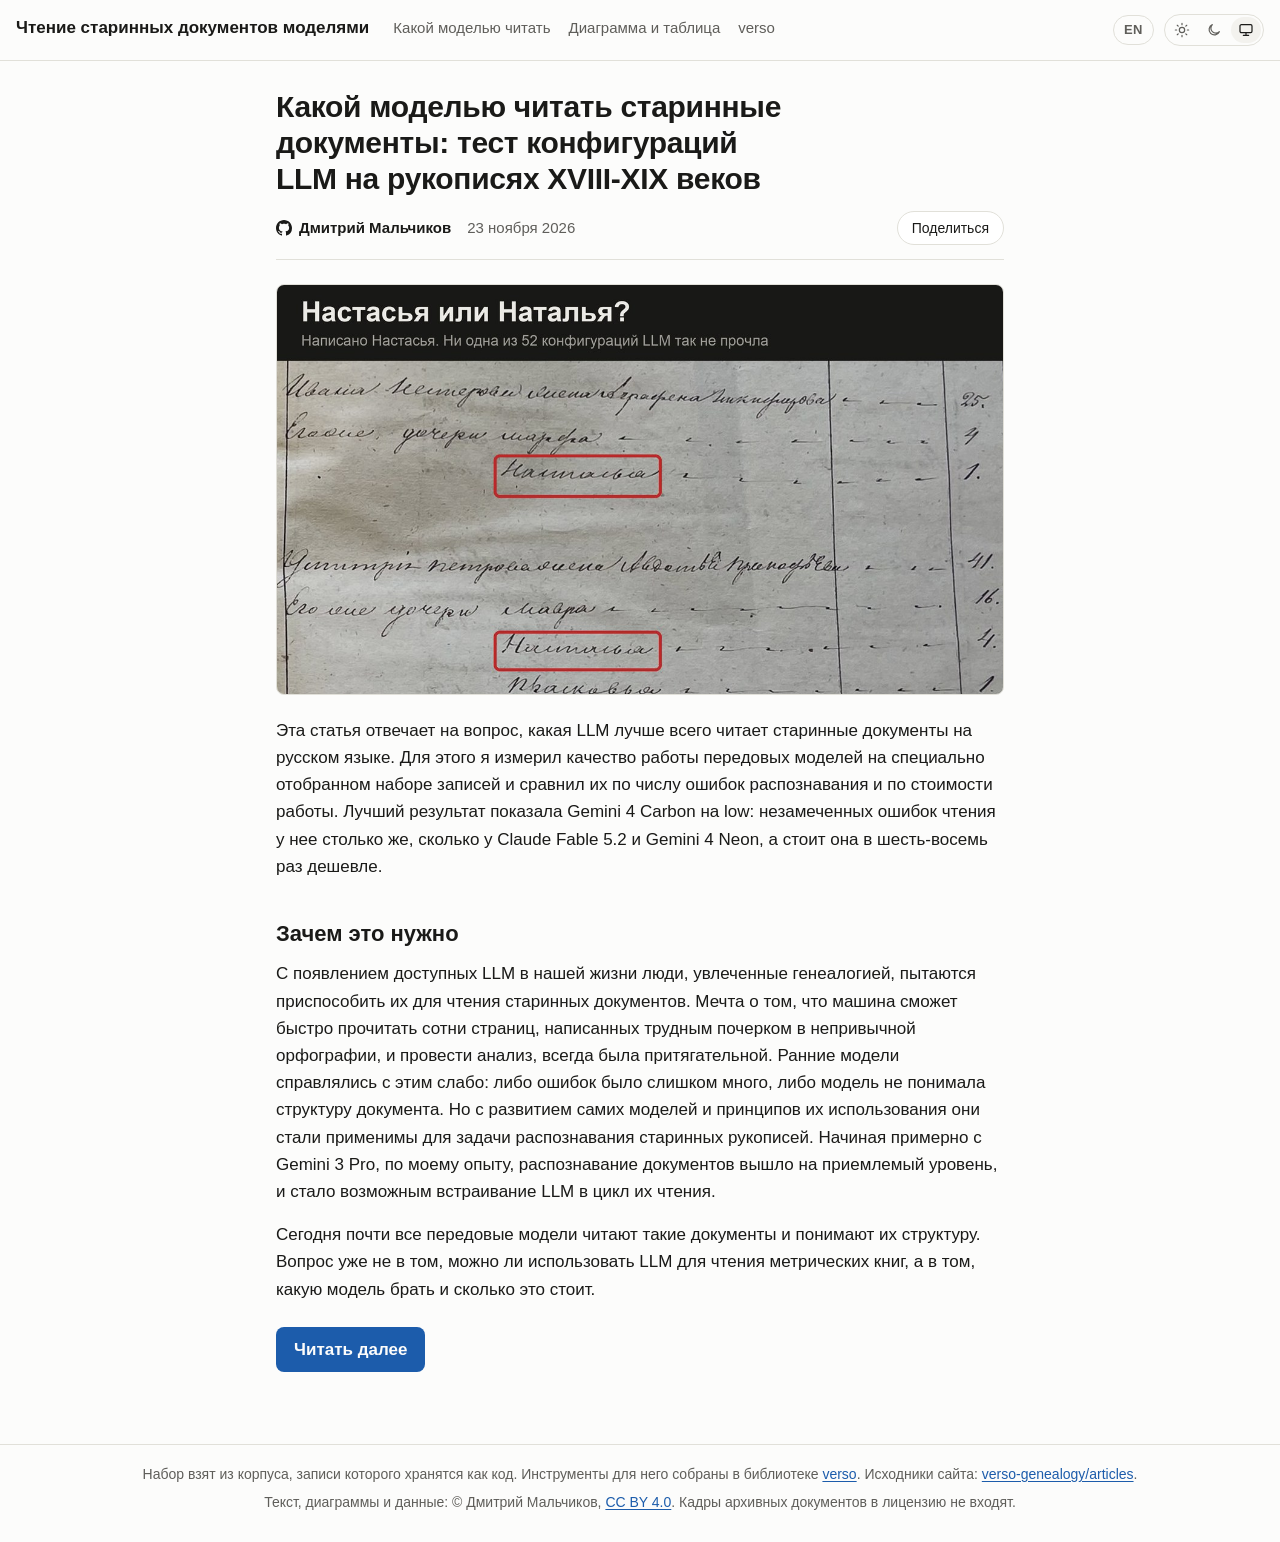
<file: docs/index.html>
<!doctype html>
<html lang="ru">
<head>
<meta charset="utf-8">
<meta name="viewport" content="width=device-width, initial-scale=1">
<title>Чтение старинных документов моделями</title>
<script>try{var t=localStorage.getItem("theme");if(t==="light"||t==="dark")document.documentElement.dataset.theme=t}catch(e){}</script>
<link rel="license" href="https://creativecommons.org/licenses/by/4.0/deed.ru">
<link rel="alternate" hreflang="ru" href="https://verso-genealogy.github.io/articles/">
<link rel="alternate" hreflang="en" href="https://verso-genealogy.github.io/articles/en/">
<link rel="stylesheet" href="assets/site.css">
<meta property="og:type" content="website">
<meta property="og:title" content="Чтение старинных документов моделями">
<meta property="og:description" content="Эта статья отвечает на вопрос, какая LLM лучше всего читает старинные документы на русском языке. Для этого я измерил качество работы передовых моделей на специально отобранном наборе записей и сравнил их по числу ошибок распознавания и по стоимости работы. Лучший результат показала Gemini 4 Carbon на low: незамеченных ошибок чтения у нее столько же, сколько у Claude Fable 5.2 и Gemini 4 Neon, а стоит она в шесть-восемь раз дешевле.">
<meta property="og:url" content="https://verso-genealogy.github.io/articles/">
<meta property="og:site_name" content="Чтение старинных документов моделями">
<meta property="og:locale" content="ru_RU">
<meta property="og:image" content="https://verso-genealogy.github.io/articles/img/cover.jpg">
<meta property="og:image:width" content="1200">
<meta property="og:image:height" content="675">
<meta property="og:image:alt" content="Ревизская сказка 1850 года: дважды написано Настасья, модели читают Наталья">
<meta name="description" content="Эта статья отвечает на вопрос, какая LLM лучше всего читает старинные документы на русском языке. Для этого я измерил качество работы передовых моделей на специально отобранном наборе записей и сравнил их по числу ошибок распознавания и по стоимости работы. Лучший результат показала Gemini 4 Carbon на low: незамеченных ошибок чтения у нее столько же, сколько у Claude Fable 5.2 и Gemini 4 Neon, а стоит она в шесть-восемь раз дешевле.">
<meta name="author" content="Дмитрий Мальчиков">
<meta name="twitter:card" content="summary_large_image">
<link rel="canonical" href="https://verso-genealogy.github.io/articles/">
<script data-goatcounter="https://dmalch.goatcounter.com/count" async src="https://gc.zgo.at/count.js"></script>
</head>
<body>
<header class="site-head">
  <a class="site-name" href="./">Чтение старинных документов моделями</a>
  <nav><a href="models/">Какой моделью читать</a><a href="chart/">Диаграмма и таблица</a><a href="https://github.com/verso-genealogy/verso">verso</a></nav>
  <div class="tools"><a class="lang" href="en/" hreflang="en" lang="en" title="English" aria-label="English">EN</a><div class="theme" role="group" aria-label="Тема"><button type="button" data-theme="light" aria-pressed="false" title="Светлая тема" aria-label="Светлая тема"><svg viewBox="0 0 24 24"><circle cx="12" cy="12" r="4"/><path d="M12 2v2M12 20v2M4.9 4.9l1.4 1.4M17.7 17.7l1.4 1.4M2 12h2M20 12h2M4.9 19.1l1.4-1.4M17.7 6.3l1.4-1.4"/></svg></button><button type="button" data-theme="dark" aria-pressed="false" title="Темная тема" aria-label="Темная тема"><svg viewBox="0 0 24 24"><path d="M20 14.5A8 8 0 1 1 9.5 4a6.5 6.5 0 0 0 10.5 10.5z"/></svg></button><button type="button" data-theme="" aria-pressed="true" title="Как в системе" aria-label="Тема как в системе"><svg viewBox="0 0 24 24"><rect x="3" y="4" width="18" height="12" rx="2"/><path d="M8 20h8M12 16v4"/></svg></button></div></div>
</header>
<main class="text">
<article>
<h1><a class="title" href="models/">Какой моделью читать старинные документы: тест конфигураций LLM на рукописях XVIII-XIX веков</a></h1>
<div class="byline"><a class="author" href="https://github.com/dmalch"><svg class="gh" viewBox="0 0 16 16" aria-hidden="true"><path d="M8 0C3.58 0 0 3.58 0 8c0 3.54 2.29 6.53 5.47 7.59.4.07.55-.17.55-.38 0-.19-.01-.82-.01-1.49-2.01.37-2.53-.49-2.69-.94-.09-.23-.48-.94-.82-1.13-.28-.15-.68-.52-.01-.53.63-.01 1.08.58 1.23.82.72 1.21 1.87.87 2.33.66.07-.52.28-.87.51-1.07-1.78-.2-3.64-.89-3.64-3.95 0-.87.31-1.59.82-2.15-.08-.2-.36-1.02.08-2.12 0 0 .67-.21 2.2.82.64-.18 1.32-.27 2-.27.68 0 1.36.09 2 .27 1.53-1.04 2.2-.82 2.2-.82.44 1.1.16 1.92.08 2.12.51.56.82 1.27.82 2.15 0 3.07-1.87 3.75-3.65 3.95.29.25.54.73.54 1.48 0 1.07-.01 1.93-.01 2.2 0 .21.15.46.55.38A8.013 8.013 0 0016 8c0-4.42-3.58-8-8-8z"/></svg>Дмитрий Мальчиков</a><time datetime="2026-11-23">23 ноября 2026</time><button type="button" class="share" aria-haspopup="menu" aria-expanded="false" data-url="https://verso-genealogy.github.io/articles/models/" data-title="Какой моделью читать старинные документы: тест конфигураций LLM на рукописях XVIII-XIX веков">Поделиться</button></div>
<figure><img alt="Ревизская сказка 1850 года: дважды написано Настасья, модели читают Наталья" src="img/cover.jpg" /></figure>
<p>Эта статья отвечает на вопрос, какая LLM лучше всего читает старинные документы на русском языке. Для этого я измерил качество работы передовых моделей на специально отобранном наборе записей и сравнил их по числу ошибок распознавания и по стоимости работы. Лучший результат показала Gemini 4 Carbon на low: незамеченных ошибок чтения у нее столько же, сколько у Claude Fable 5.2 и Gemini 4 Neon, а стоит она в шесть-восемь раз дешевле.</p>
<h2>Зачем это нужно</h2>
<p>С появлением доступных LLM в нашей жизни люди, увлеченные генеалогией, пытаются приспособить их для чтения старинных документов. Мечта о том, что машина сможет быстро прочитать сотни страниц, написанных трудным почерком в непривычной орфографии, и провести анализ, всегда была притягательной. Ранние модели справлялись с этим слабо: либо ошибок было слишком много, либо модель не понимала структуру документа. Но с развитием самих моделей и принципов их использования они стали применимы для задачи распознавания старинных рукописей. Начиная примерно с Gemini 3 Pro, по моему опыту, распознавание документов вышло на приемлемый уровень, и стало возможным встраивание LLM в цикл их чтения.</p>
<p>Сегодня почти все передовые модели читают такие документы и понимают их структуру. Вопрос уже не в том, можно ли использовать LLM для чтения метрических книг, а в том, какую модель брать и сколько это стоит.</p>
<p><a class="more" href="models/#more">Читать далее</a></p>
</article>
<script src="assets/share.js"></script>
</main>
<footer class="site-foot"><p>Набор взят из корпуса, записи которого хранятся как код. Инструменты для него собраны в библиотеке <a href="https://github.com/verso-genealogy/verso">verso</a>. Исходники сайта: <a href="https://github.com/verso-genealogy/articles">verso-genealogy/articles</a>.</p><p>Текст, диаграммы и данные: © Дмитрий Мальчиков, <a href="https://creativecommons.org/licenses/by/4.0/deed.ru" rel="license">CC BY 4.0</a>. Кадры архивных документов в лицензию не входят.</p></footer>
<script src="assets/theme.js"></script>
</body>
</html>
</file>
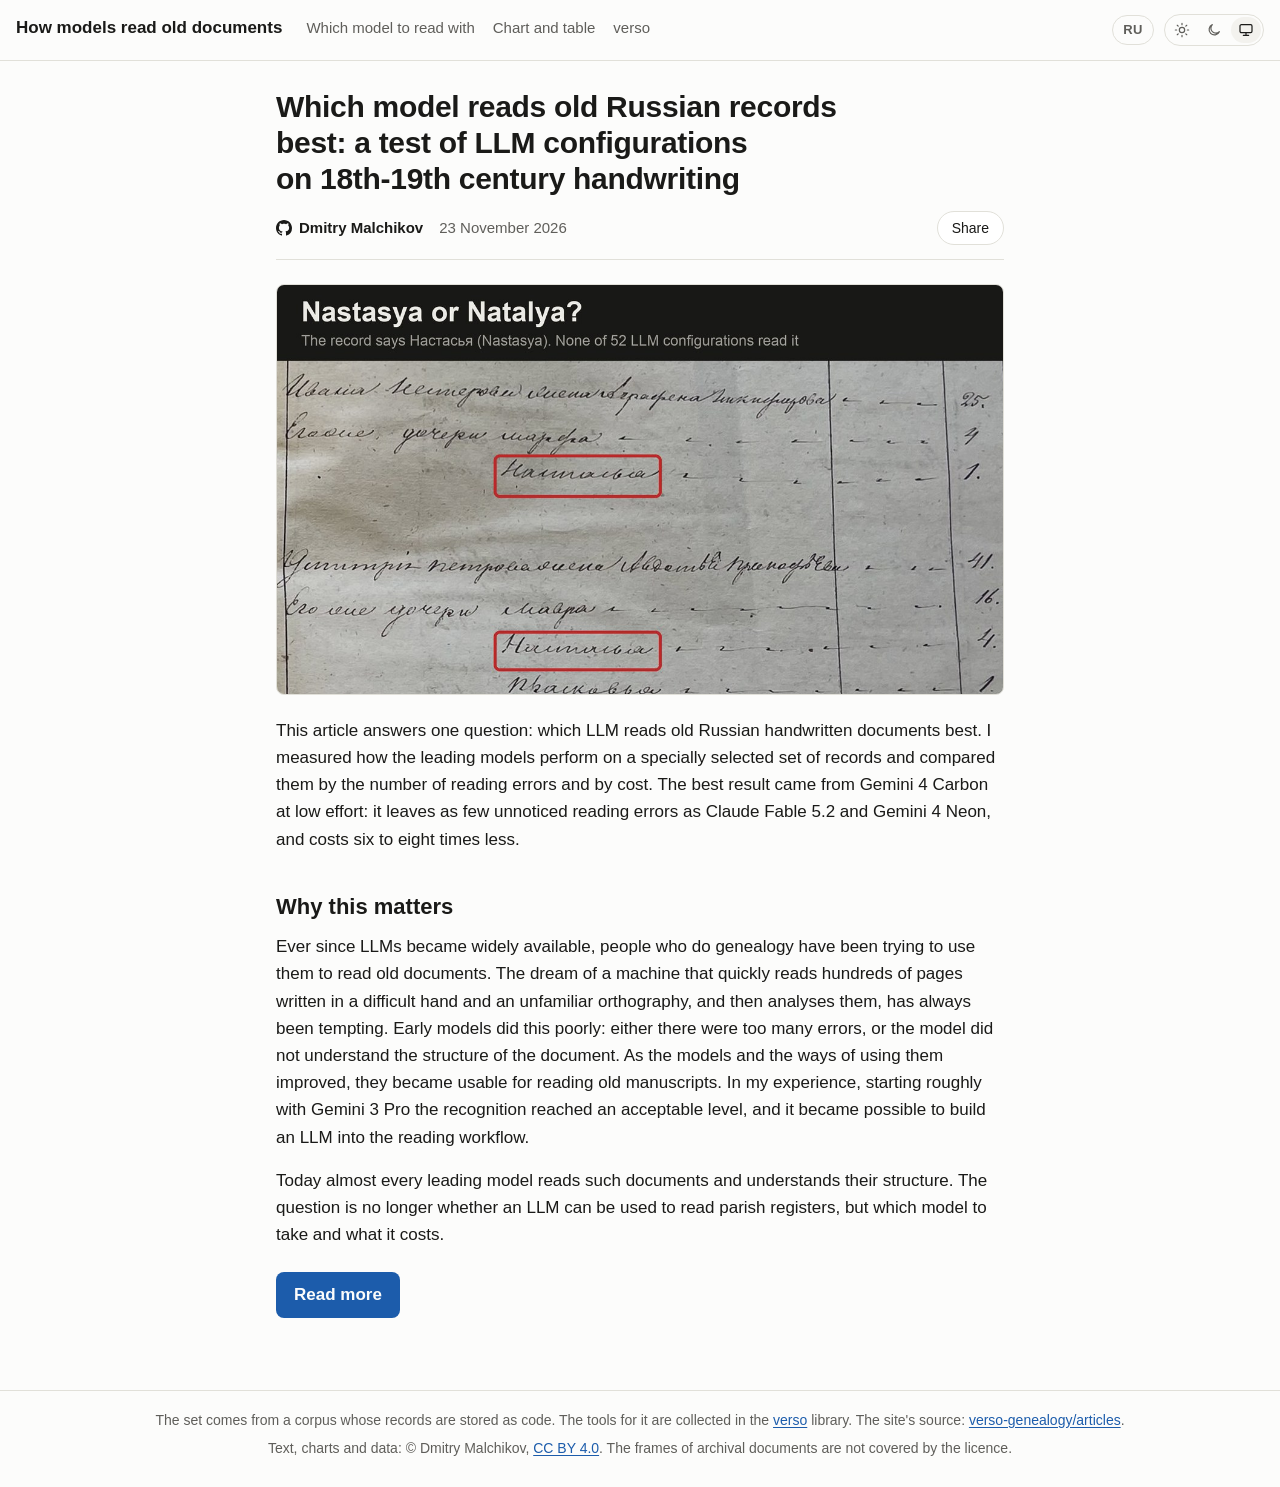
<file: docs/en/index.html>
<!doctype html>
<html lang="en">
<head>
<meta charset="utf-8">
<meta name="viewport" content="width=device-width, initial-scale=1">
<title>How models read old documents</title>
<script>try{var t=localStorage.getItem("theme");if(t==="light"||t==="dark")document.documentElement.dataset.theme=t}catch(e){}</script>
<link rel="license" href="https://creativecommons.org/licenses/by/4.0/">
<link rel="alternate" hreflang="ru" href="https://verso-genealogy.github.io/articles/">
<link rel="alternate" hreflang="en" href="https://verso-genealogy.github.io/articles/en/">
<link rel="stylesheet" href="../assets/site.css">
<meta property="og:type" content="website">
<meta property="og:title" content="How models read old documents">
<meta property="og:description" content="This article answers one question: which LLM reads old Russian handwritten documents best. I measured how the leading models perform on a specially selected set of records and compared them by the number of reading errors and by cost. The best result came from Gemini 4 Carbon at low effort: it leaves as few unnoticed reading errors as Claude Fable 5.2 and Gemini 4 Neon, and costs six to eight times less.">
<meta property="og:url" content="https://verso-genealogy.github.io/articles/en/">
<meta property="og:site_name" content="How models read old documents">
<meta property="og:locale" content="en_US">
<meta property="og:image" content="https://verso-genealogy.github.io/articles/img/en/cover.jpg">
<meta property="og:image:width" content="1200">
<meta property="og:image:height" content="675">
<meta property="og:image:alt" content="A revision list of 1850: Nastasya is written twice, the models read Natalya">
<meta name="description" content="This article answers one question: which LLM reads old Russian handwritten documents best. I measured how the leading models perform on a specially selected set of records and compared them by the number of reading errors and by cost. The best result came from Gemini 4 Carbon at low effort: it leaves as few unnoticed reading errors as Claude Fable 5.2 and Gemini 4 Neon, and costs six to eight times less.">
<meta name="author" content="Dmitry Malchikov">
<meta name="twitter:card" content="summary_large_image">
<link rel="canonical" href="https://verso-genealogy.github.io/articles/en/">
<script data-goatcounter="https://dmalch.goatcounter.com/count" async src="https://gc.zgo.at/count.js"></script>
</head>
<body>
<header class="site-head">
  <a class="site-name" href="../en/">How models read old documents</a>
  <nav><a href="../en/models/">Which model to read with</a><a href="../en/chart/">Chart and table</a><a href="https://github.com/verso-genealogy/verso">verso</a></nav>
  <div class="tools"><a class="lang" href="../" hreflang="ru" lang="ru" title="Русский" aria-label="Русский">RU</a><div class="theme" role="group" aria-label="Theme"><button type="button" data-theme="light" aria-pressed="false" title="Light theme" aria-label="Light theme"><svg viewBox="0 0 24 24"><circle cx="12" cy="12" r="4"/><path d="M12 2v2M12 20v2M4.9 4.9l1.4 1.4M17.7 17.7l1.4 1.4M2 12h2M20 12h2M4.9 19.1l1.4-1.4M17.7 6.3l1.4-1.4"/></svg></button><button type="button" data-theme="dark" aria-pressed="false" title="Dark theme" aria-label="Dark theme"><svg viewBox="0 0 24 24"><path d="M20 14.5A8 8 0 1 1 9.5 4a6.5 6.5 0 0 0 10.5 10.5z"/></svg></button><button type="button" data-theme="" aria-pressed="true" title="As the system" aria-label="Theme as the system has it"><svg viewBox="0 0 24 24"><rect x="3" y="4" width="18" height="12" rx="2"/><path d="M8 20h8M12 16v4"/></svg></button></div></div>
</header>
<main class="text">
<article>
<h1><a class="title" href="models/">Which model reads old Russian records best: a test of LLM configurations on 18th-19th century handwriting</a></h1>
<div class="byline"><a class="author" href="https://github.com/dmalch"><svg class="gh" viewBox="0 0 16 16" aria-hidden="true"><path d="M8 0C3.58 0 0 3.58 0 8c0 3.54 2.29 6.53 5.47 7.59.4.07.55-.17.55-.38 0-.19-.01-.82-.01-1.49-2.01.37-2.53-.49-2.69-.94-.09-.23-.48-.94-.82-1.13-.28-.15-.68-.52-.01-.53.63-.01 1.08.58 1.23.82.72 1.21 1.87.87 2.33.66.07-.52.28-.87.51-1.07-1.78-.2-3.64-.89-3.64-3.95 0-.87.31-1.59.82-2.15-.08-.2-.36-1.02.08-2.12 0 0 .67-.21 2.2.82.64-.18 1.32-.27 2-.27.68 0 1.36.09 2 .27 1.53-1.04 2.2-.82 2.2-.82.44 1.1.16 1.92.08 2.12.51.56.82 1.27.82 2.15 0 3.07-1.87 3.75-3.65 3.95.29.25.54.73.54 1.48 0 1.07-.01 1.93-.01 2.2 0 .21.15.46.55.38A8.013 8.013 0 0016 8c0-4.42-3.58-8-8-8z"/></svg>Dmitry Malchikov</a><time datetime="2026-11-23">23 November 2026</time><button type="button" class="share" aria-haspopup="menu" aria-expanded="false" data-url="https://verso-genealogy.github.io/articles/en/models/" data-title="Which model reads old Russian records best: a test of LLM configurations on 18th-19th century handwriting">Share</button></div>
<figure><img alt="A revision list of 1850: Nastasya is written twice, the models read Natalya" src="../img/en/cover.jpg" /></figure>
<p>This article answers one question: which LLM reads old Russian handwritten documents best. I measured how the leading models perform on a specially selected set of records and compared them by the number of reading errors and by cost. The best result came from Gemini 4 Carbon at low effort: it leaves as few unnoticed reading errors as Claude Fable 5.2 and Gemini 4 Neon, and costs six to eight times less.</p>
<h2>Why this matters</h2>
<p>Ever since LLMs became widely available, people who do genealogy have been trying to use them to read old documents. The dream of a machine that quickly reads hundreds of pages written in a difficult hand and an unfamiliar orthography, and then analyses them, has always been tempting. Early models did this poorly: either there were too many errors, or the model did not understand the structure of the document. As the models and the ways of using them improved, they became usable for reading old manuscripts. In my experience, starting roughly with Gemini 3 Pro the recognition reached an acceptable level, and it became possible to build an LLM into the reading workflow.</p>
<p>Today almost every leading model reads such documents and understands their structure. The question is no longer whether an LLM can be used to read parish registers, but which model to take and what it costs.</p>
<p><a class="more" href="models/#more">Read more</a></p>
</article>
<script src="../assets/share.js"></script>
</main>
<footer class="site-foot"><p>The set comes from a corpus whose records are stored as code. The tools for it are collected in the <a href="https://github.com/verso-genealogy/verso">verso</a> library. The site's source: <a href="https://github.com/verso-genealogy/articles">verso-genealogy/articles</a>.</p><p>Text, charts and data: © Dmitry Malchikov, <a href="https://creativecommons.org/licenses/by/4.0/" rel="license">CC BY 4.0</a>. The frames of archival documents are not covered by the licence.</p></footer>
<script src="../assets/theme.js"></script>
</body>
</html>
</file>
<file: docs/assets/site.css>
/* Tokens: light by default, dark by the reader's system, or the theme the reader chose (data-theme on <html>). */
:root {
  color-scheme: light;
  --bg: #fcfcfb; --panel: #ffffff; --fg: #1a1a18; --muted: #5f5e5a; --line: #e1e0d9; --axis: #c3c2b7;
  --link: #1c5cab; --accent: #eb6834; --code: #f3f2ee; --shadow: 0 6px 24px rgba(0, 0, 0, .12);
  --c-claude: #eb6834; --c-google: #2a78d6; --c-openai: #1baf7a; --c-xai: #8a5cd0; --c-alibaba: #c79a1e;
}
@media (prefers-color-scheme: dark) {
  :root:not([data-theme="light"]) {
    color-scheme: dark;
    --bg: #171716; --panel: #1f1f1d; --fg: #ecebe6; --muted: #a3a29b; --line: #34332f; --axis: #55544e;
    --link: #86b6ef; --code: #262623; --shadow: 0 6px 24px rgba(0, 0, 0, .5);
    --c-claude: #f08455; --c-google: #5c9be6; --c-openai: #3fc394; --c-xai: #a887e0; --c-alibaba: #d9b340;
  }
}
:root[data-theme="dark"] {
  color-scheme: dark;
  --bg: #171716; --panel: #1f1f1d; --fg: #ecebe6; --muted: #a3a29b; --line: #34332f; --axis: #55544e;
  --link: #86b6ef; --code: #262623; --shadow: 0 6px 24px rgba(0, 0, 0, .5);
  --c-claude: #f08455; --c-google: #5c9be6; --c-openai: #3fc394; --c-xai: #a887e0; --c-alibaba: #d9b340;
}
* { box-sizing: border-box; }
html { -webkit-text-size-adjust: 100%; }
body { margin: 0; background: var(--bg); color: var(--fg); font: 17px/1.6 -apple-system, "Segoe UI", Roboto, "Helvetica Neue", Arial, sans-serif; }
a { color: var(--link); text-underline-offset: .15em; }
.site-head { display: flex; flex-wrap: wrap; gap: 6px 24px; align-items: baseline; padding: 14px 16px; border-bottom: 1px solid var(--line); }
.site-name { font-weight: 600; color: var(--fg); text-decoration: none; }
.site-head nav { display: flex; flex-wrap: wrap; gap: 4px 18px; font-size: 15px; }
.site-head nav a { color: var(--muted); text-decoration: none; }
.site-head nav a:hover, .site-head nav a[aria-current] { color: var(--fg); }
.site-head nav a[aria-current] { text-decoration: underline; text-decoration-color: var(--accent); text-underline-offset: .4em; text-decoration-thickness: 2px; }
main { margin: 0 auto; padding: 28px 16px 56px; }
main.text { max-width: 760px; }
main.wide { max-width: 1120px; }
h1 { font-size: 30px; line-height: 1.2; margin: 0 0 18px; text-wrap: balance; letter-spacing: -.01em; }
h2 { font-size: 22px; line-height: 1.3; margin: 40px 0 12px; }
h3 { font-size: 18px; margin: 28px 0 8px; }
p, ul, ol { margin: 0 0 16px; }
li { margin: 0 0 6px; }
.lead { color: var(--muted); max-width: 70ch; }
figure { margin: 22px 0; }
figure img, article img { display: block; max-width: 100%; height: auto; border: 1px solid var(--line); border-radius: 8px; background: #fcfcfb; }
pre { background: var(--code); border: 1px solid var(--line); border-radius: 8px; padding: 12px 14px; overflow-x: auto; font: 13px/1.5 ui-monospace, SFMono-Regular, Menlo, Consolas, monospace; }
code { font: .9em ui-monospace, SFMono-Regular, Menlo, Consolas, monospace; background: var(--code); padding: 1px 4px; border-radius: 4px; }
pre code { background: none; padding: 0; font-size: inherit; }
.table-box { overflow-x: auto; margin: 0 0 20px; border: 1px solid var(--line); border-radius: 8px; background: var(--panel); }
table.data { border-collapse: collapse; width: 100%; font-size: 15px; font-variant-numeric: tabular-nums; }
table.data th, table.data td { padding: 7px 10px; text-align: left; border-bottom: 1px solid var(--line); }
table.data td { white-space: nowrap; }
table.data td:nth-child(2) { white-space: normal; min-width: 10.5em; }
table.data td.place { color: var(--muted); }
.mark { width: 11px; height: 11px; margin-right: 7px; vertical-align: -1px; }
.mark-claude { fill: var(--c-claude); } .mark-google { fill: var(--c-google); } .mark-openai { fill: var(--c-openai); } .mark-xai { fill: var(--c-xai); } .mark-alibaba { fill: var(--c-alibaba); }
table.data th { vertical-align: bottom; line-height: 1.25; }
table.data tr:last-child td { border-bottom: 0; }
table.data th { font-weight: 600; color: var(--muted); background: var(--panel); position: sticky; top: 0; }
table.data .n { text-align: right; }
table.data th[data-sort] { cursor: pointer; user-select: none; }
table.data th[aria-sort="ascending"]::after { content: " ↑"; }
table.data th[aria-sort="descending"]::after { content: " ↓"; }
h1 a.title { color: inherit; text-decoration: none; }
h1 a.title:hover { text-decoration: underline; text-decoration-thickness: 2px; }
.more { display: inline-block; margin-top: 8px; padding: 9px 18px; border-radius: 8px; background: var(--link); color: var(--bg); font-weight: 600; text-decoration: none; }
.more:hover { filter: brightness(1.1); }
.more:focus-visible { outline: 2px solid var(--fg); outline-offset: 2px; }
#more { scroll-margin-top: 16px; }
.site-foot { border-top: 1px solid var(--line); padding: 18px 16px 28px; color: var(--muted); font-size: 14px; text-align: center; }
/* A table of an article may be wider than its column of text, up to the page's width. */
main.text .table-box { width: min(900px, calc(100vw - 32px)); margin-left: 50%; transform: translateX(-50%); }
@media (max-width: 560px) { table.data { font-size: 13px; } table.data th, table.data td { padding: 6px 7px; } }
/* The chart inside an article breaks out of the text column as a table does. */
main.text .hb-embed { width: min(900px, calc(100vw - 32px)); margin: 22px 0 22px 50%; transform: translateX(-50%); font-size: 15px; }
main.text .hb-embed img { margin: 0 auto; }
/* The line under an article's title, as a blog has it: the author, the date, the share button. */
.byline { position: relative; display: flex; flex-wrap: wrap; align-items: center; gap: 6px 16px; margin: -4px 0 24px; padding-bottom: 14px; border-bottom: 1px solid var(--line); color: var(--muted); font-size: 15px; }
.byline .author { display: inline-flex; align-items: center; gap: 7px; color: var(--fg); font-weight: 600; text-decoration: none; }
.byline .author:hover { text-decoration: underline; }
.byline .gh { width: 16px; height: 16px; fill: currentColor; }
.byline .share { margin-left: auto; }
.byline-end { margin: 36px 0 0; padding: 14px 0 0; border-bottom: 0; border-top: 1px solid var(--line); }
.share { font: inherit; font-size: 14px; color: var(--fg); background: var(--panel); border: 1px solid var(--line); border-radius: 999px; padding: 5px 14px; cursor: pointer; }
.share:hover, .share[aria-expanded="true"] { border-color: var(--axis); }
.share:focus-visible, .share-menu > :focus-visible { outline: 2px solid var(--link); outline-offset: 2px; }
.share-menu { position: absolute; right: 0; top: calc(100% - 8px); z-index: 5; display: flex; flex-direction: column; min-width: 200px; padding: 6px; background: var(--panel); border: 1px solid var(--line); border-radius: 10px; box-shadow: var(--shadow); }
.byline-end .share-menu { top: auto; bottom: calc(100% - 6px); }
.share-menu > * { display: block; text-align: left; font: inherit; font-size: 15px; color: var(--fg); background: none; border: 0; border-radius: 6px; padding: 7px 10px; text-decoration: none; cursor: pointer; }
.share-menu > :hover { background: var(--code); }
/* The theme switch: light, dark, or as the system has it. */
.tools { display: inline-flex; align-items: center; gap: 10px; margin-left: auto; align-self: center; }
.lang { font-size: 13px; font-weight: 600; letter-spacing: .04em; color: var(--muted); text-decoration: none; border: 1px solid var(--line); border-radius: 999px; padding: 4px 10px; }
.lang:hover { color: var(--fg); border-color: var(--axis); }
.lang:focus-visible { outline: 2px solid var(--link); outline-offset: 1px; }
.theme { display: inline-flex; border: 1px solid var(--line); border-radius: 999px; padding: 2px; gap: 2px; }
.theme button { display: inline-flex; align-items: center; justify-content: center; width: 30px; height: 26px; padding: 0; border: 0; border-radius: 999px; background: none; color: var(--muted); cursor: pointer; }
.theme button:hover { color: var(--fg); }
.theme button[aria-pressed="true"] { background: var(--code); color: var(--fg); }
.theme button:focus-visible { outline: 2px solid var(--link); outline-offset: 1px; }
.theme svg { width: 16px; height: 16px; fill: none; stroke: currentColor; stroke-width: 1.8; stroke-linecap: round; stroke-linejoin: round; }
@media (max-width: 640px) { .site-name { flex: 1; } .tools { order: 1; } .site-head nav { order: 2; width: 100%; } }
.site-foot p { margin: 0 0 6px; }
.site-foot p:last-child { margin: 0; }
</file>
